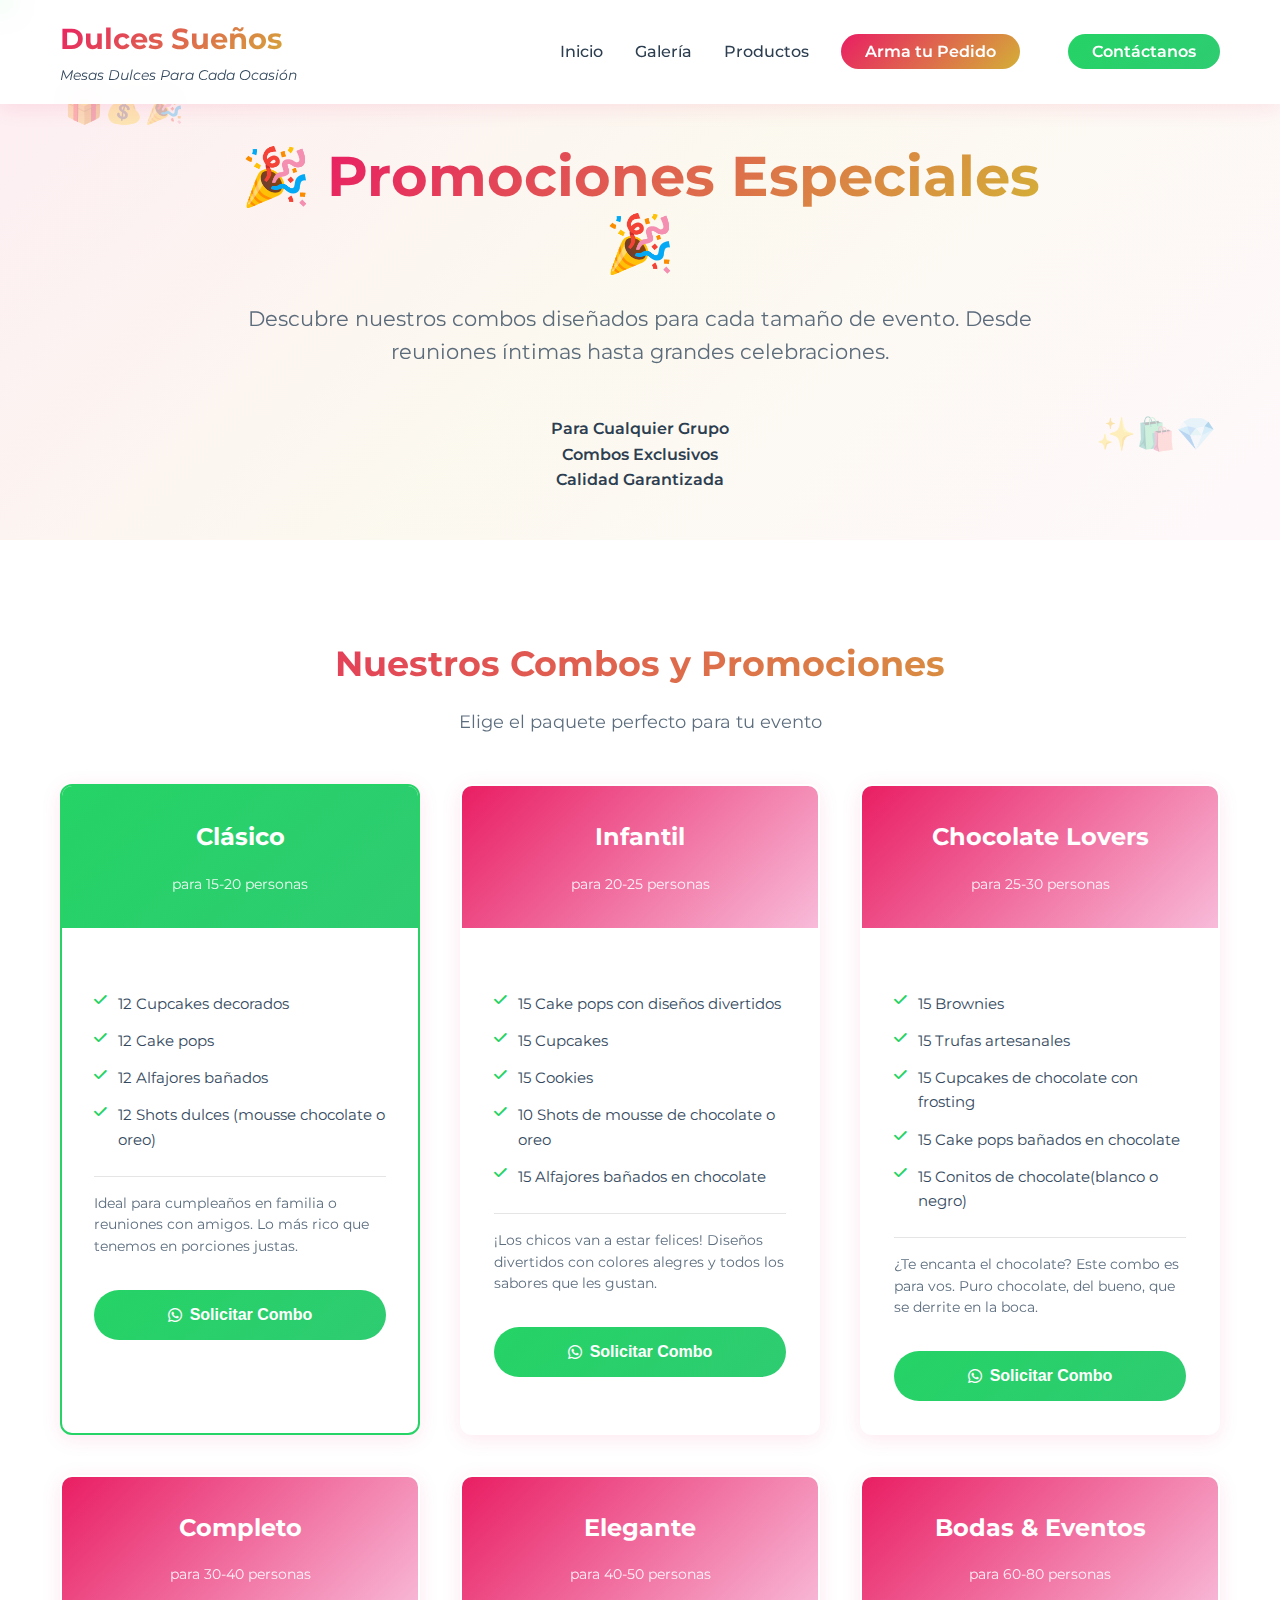
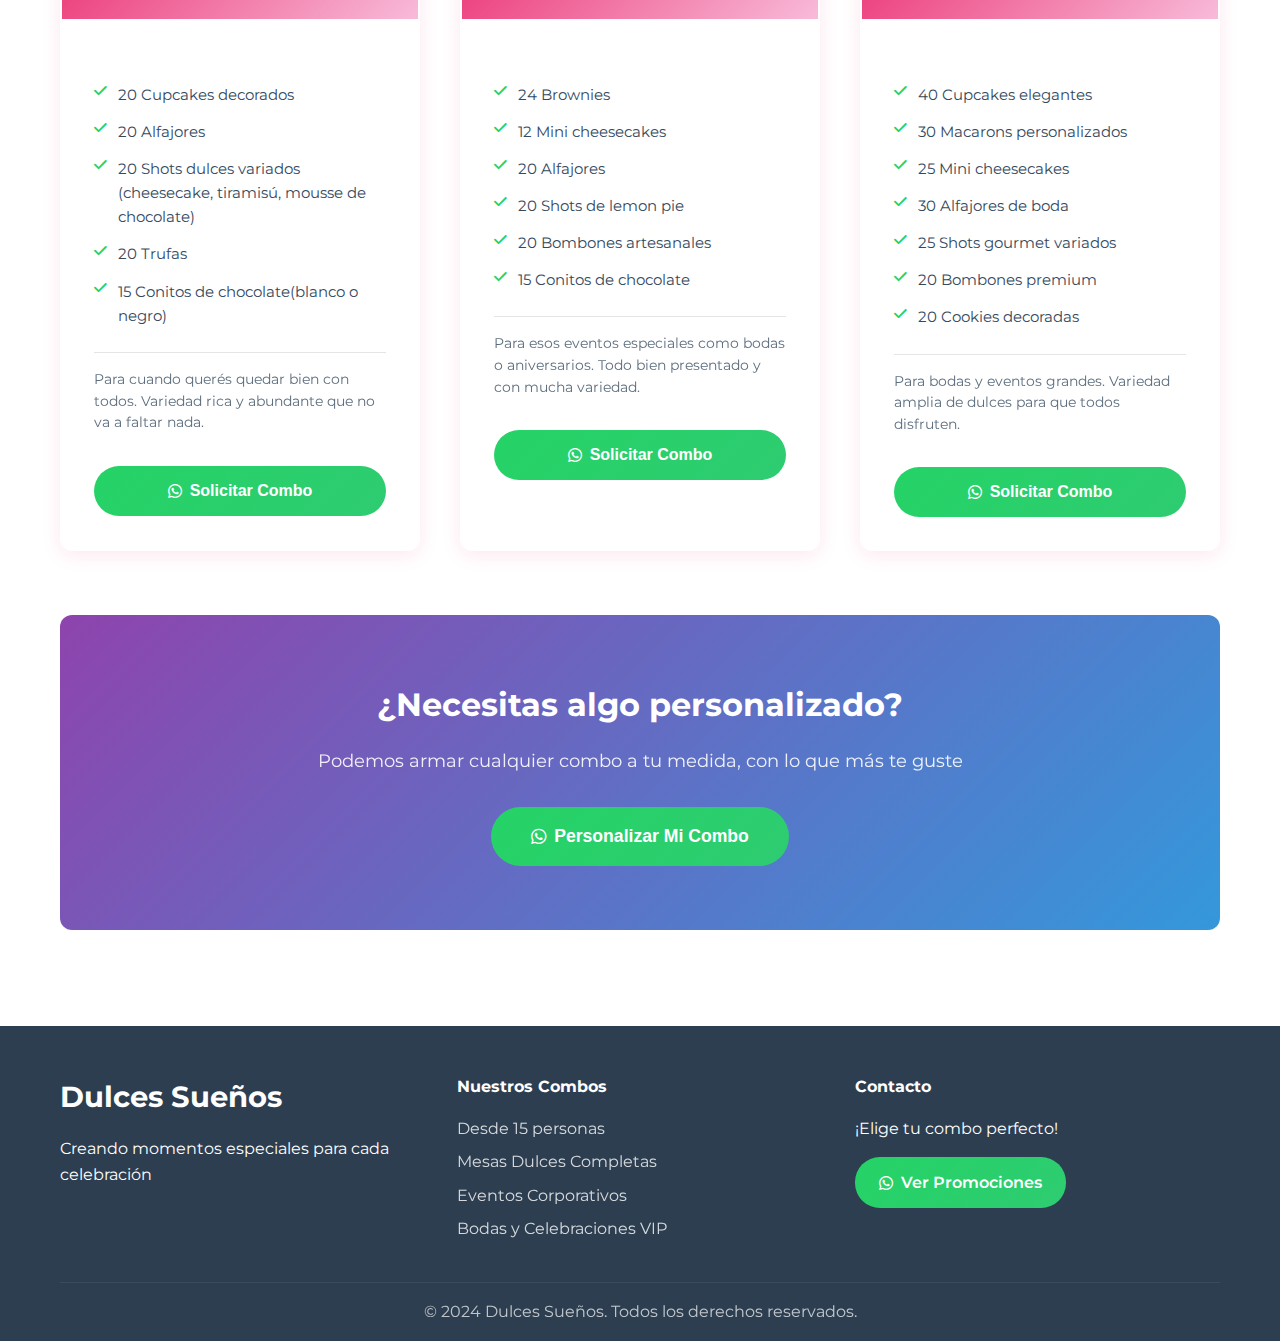
<file: promociones.html>
<!DOCTYPE html>
<html lang="es">
<head>
    <meta charset="UTF-8">
    <meta name="viewport" content="width=device-width, initial-scale=1.0">
    <title>Promociones y Combos - Dulces Sueños</title>
    <meta name="description" content="Descubre nuestras promociones especiales y combos de mesas dulces. Desde opciones económicas hasta paquetes premium para tu evento perfecto.">
    <link rel="stylesheet" href="styles.css">
    <link rel="stylesheet" href="promociones.css">
    <link href="https://fonts.googleapis.com/css2?family=Montserrat:wght@300;400;500;600;700&display=swap" rel="stylesheet">
    <link rel="stylesheet" href="https://cdnjs.cloudflare.com/ajax/libs/font-awesome/6.0.0/css/all.min.css">
</head>
<body>
    <!-- Header/Navigation -->
    <header class="header">
        <nav class="navbar">
            <div class="nav-container">
                <div class="logo">
                    <h1><a href="index.html" style="text-decoration: none; color: inherit;">Dulces Sueños</a></h1>
                    <span>Mesas Dulces Para Cada Ocasión</span>
                </div>
                <ul class="nav-menu">
                    <li><a href="index.html" class="nav-link">Inicio</a></li>
                    <li><a href="index.html#galeria" class="nav-link">Galería</a></li>
                    <li><a href="index.html#productos" class="nav-link">Productos</a></li>
                    <li><a href="promociones.html" class="nav-link promo-btn active">Arma tu Pedido</a></li>
                    <li><a href="index.html#contacto" class="nav-link contact-btn">Contáctanos</a></li>
                </ul>
                <div class="hamburger">
                    <span></span>
                    <span></span>
                    <span></span>
                </div>
            </div>
        </nav>
    </header>

    <!-- Main Content -->
    <main>
        <!-- Hero Section -->
        <section class="promo-hero">
            <div class="container">
                <div class="promo-hero-content">
                    <h1 class="promo-title">🎉 <span class="highlight">Promociones Especiales</span> 🎉</h1>
                    <p class="promo-subtitle">Descubre nuestros combos diseñados para cada tamaño de evento. Desde reuniones íntimas hasta grandes celebraciones.</p>
                    <div class="promo-features">
                        <div class="feature-item">
                            <i class="fas fa-users"></i>
                            <span>Para Cualquier Grupo</span>
                        </div>
                        <div class="feature-item">
                            <i class="fas fa-gift"></i>
                            <span>Combos Exclusivos</span>
                        </div>
                        <div class="feature-item">
                            <i class="fas fa-star"></i>
                            <span>Calidad Garantizada</span>
                        </div>
                    </div>
                </div>
            </div>
        </section>

        <!-- Promotions Grid -->
        <section class="promotions">
            <div class="container">
                <h2 class="section-title">Nuestros Combos y Promociones</h2>
                <p class="section-subtitle">Elige el paquete perfecto para tu evento</p>

                <div class="promotions-grid">
                    <!-- Combo 1 - Clásico -->
                    <div class="promo-card basic">
                        <div class="promo-header">
                            <h3>Clásico</h3>
                            <div class="promo-price">
                                <span class="period">para 15-20 personas</span>
                            </div>
                        </div>
                        <div class="promo-content">
                            <ul class="promo-features">
                                <li><i class="fas fa-check"></i>12 Cupcakes decorados</li>
                                <li><i class="fas fa-check"></i>12 Cake pops</li>
                                <li><i class="fas fa-check"></i>12 Alfajores bañados</li>
                                <li><i class="fas fa-check"></i>12 Shots dulces (mousse chocolate o oreo)</li>
                            </ul>
                            <div class="promo-description">
                                <p>Ideal para cumpleaños en familia o reuniones con amigos. Lo más rico que tenemos en porciones justas.</p>
                            </div>
                            <button class="promo-btn-select" onclick="orderCombo('Clásico', '15-20 personas', '12 Cupcakes decorados + 12 Cake pops + 12 Alfajores bañados + 12 Shots dulces')">
                                <i class="fab fa-whatsapp"></i>
                                Solicitar Combo
                            </button>
                        </div>
                    </div>

                    <!-- Combo 2 - Infantil -->
                    <div class="promo-card">
                        <div class="promo-header">
                            <h3>Infantil</h3>
                            <div class="promo-price">
                                <span class="period">para 20-25 personas</span>
                            </div>
                        </div>
                        <div class="promo-content">
                            <ul class="promo-features">
                                <li><i class="fas fa-check"></i>15 Cake pops con diseños divertidos</li>
                                <li><i class="fas fa-check"></i>15 Cupcakes</li>
                                <li><i class="fas fa-check"></i>15 Cookies</li>
                                <li><i class="fas fa-check"></i>10 Shots de mousse de chocolate o oreo</li>
                                <li><i class="fas fa-check"></i>15 Alfajores bañados en chocolate</li>
                            </ul>
                            <div class="promo-description">
                                <p>¡Los chicos van a estar felices! Diseños divertidos con colores alegres y todos los sabores que les gustan.</p>
                            </div>
                            <button class="promo-btn-select" onclick="orderCombo('Infantil', '20-25 personas', '15 Cake pops divertidos + 15 Cupcakes + 15 Cookies + 10 Shots chocolate + 15 Alfajores bañados')">
                                <i class="fab fa-whatsapp"></i>
                                Solicitar Combo
                            </button>
                        </div>
                    </div>

                    <!-- Combo 3 - Chocolate Lovers -->
                    <div class="promo-card">
                        <div class="promo-header">
                            <h3>Chocolate Lovers</h3>
                            <div class="promo-price">
                                <span class="period">para 25-30 personas</span>
                            </div>
                        </div>
                        <div class="promo-content">
                            <ul class="promo-features">
                                <li><i class="fas fa-check"></i>15 Brownies</li>
                                <li><i class="fas fa-check"></i>15 Trufas artesanales</li>
                                <li><i class="fas fa-check"></i>15 Cupcakes de chocolate con frosting</li>
                                <li><i class="fas fa-check"></i>15 Cake pops bañados en chocolate</li>
                                <li><i class="fas fa-check"></i>15 Conitos de chocolate(blanco o negro)</li>
                            </ul>
                            <div class="promo-description">
                                <p>¿Te encanta el chocolate? Este combo es para vos. Puro chocolate, del bueno, que se derrite en la boca.</p>
                            </div>
                            <button class="promo-btn-select" onclick="orderCombo('Chocolate Lovers', '25-30 personas', '15 Brownies + 15 Trufas + 15 Cupcakes chocolate + 15 Cake pops chocolate + 15 Conitos de chocolate')">
                                <i class="fab fa-whatsapp"></i>
                                Solicitar Combo
                            </button>
                        </div>
                    </div>

                    <!-- Combo 4 - Completo -->
                    <div class="promo-card">
                        <div class="promo-header">
                            <h3>Completo</h3>
                            <div class="promo-price">
                                <span class="period">para 30-40 personas</span>
                            </div>
                        </div>
                        <div class="promo-content">
                            <ul class="promo-features">
                                <li><i class="fas fa-check"></i>20 Cupcakes decorados</li>
                                <li><i class="fas fa-check"></i>20 Alfajores</li>
                                <li><i class="fas fa-check"></i>20 Shots dulces variados (cheesecake, tiramisú, mousse de chocolate)</li>
                                <li><i class="fas fa-check"></i>20 Trufas</li>

                                <li><i class="fas fa-check"></i>15 Conitos de chocolate(blanco o negro)</li>
                            </ul>
                            <div class="promo-description">
                                <p>Para cuando querés quedar bien con todos. Variedad rica y abundante que no va a faltar nada.</p>
                            </div>
                            <button class="promo-btn-select" onclick="orderCombo('Completo', '30-40 personas', '20 Cupcakes decorados + 20 Alfajores + 20 Shots variados + 20 Trufas + 15 Conitos de chocolate')">
                                <i class="fab fa-whatsapp"></i>
                                Solicitar Combo
                            </button>
                        </div>
                    </div>

                    <!-- Combo 5 - Elegante -->
                    <div class="promo-card">
                        <div class="promo-header">
                            <h3>Elegante</h3>
                            <div class="promo-price">
                                <span class="period">para 40-50 personas</span>
                            </div>
                        </div>
                        <div class="promo-content">
                            <ul class="promo-features">
                                <li><i class="fas fa-check"></i>24 Brownies</li>
                                <li><i class="fas fa-check"></i>12 Mini cheesecakes</li>
                                <li><i class="fas fa-check"></i>20 Alfajores</li>
                                <li><i class="fas fa-check"></i>20 Shots de lemon pie</li>
                                <li><i class="fas fa-check"></i>20 Bombones artesanales</li>
                                <li><i class="fas fa-check"></i>15 Conitos de chocolate</li>
                            </ul>
                            <div class="promo-description">
                                <p>Para esos eventos especiales como bodas o aniversarios. Todo bien presentado y con mucha variedad.</p>
                            </div>
                            <button class="promo-btn-select" onclick="orderCombo('Elegante', '40-50 personas', '24 Alfajores de maicena + 12 Mini cheesecakes + 20 Alfajores + 20 Shots lemon pie + 20 Bombones + 15 Conitos de chocolate')">
                                <i class="fab fa-whatsapp"></i>
                                Solicitar Combo
                            </button>
                        </div>
                    </div>

                    <!-- Combo 6 - Bodas & Eventos -->
                    <div class="promo-card">
                        <div class="promo-header">
                            <h3>Bodas & Eventos</h3>
                            <div class="promo-price">
                                <span class="period">para 60-80 personas</span>
                            </div>
                        </div>
                        <div class="promo-content">
                            <ul class="promo-features">
                                <li><i class="fas fa-check"></i>40 Cupcakes elegantes</li>
                                <li><i class="fas fa-check"></i>30 Macarons personalizados</li>
                                <li><i class="fas fa-check"></i>25 Mini cheesecakes</li>
                                <li><i class="fas fa-check"></i>30 Alfajores de boda</li>
                                <li><i class="fas fa-check"></i>25 Shots gourmet variados</li>
                                <li><i class="fas fa-check"></i>20 Bombones premium</li>
                                <li><i class="fas fa-check"></i>20 Cookies decoradas</li>
                            </ul>
                            <div class="promo-description">
                                <p>Para bodas y eventos grandes. Variedad amplia de dulces para que todos disfruten.</p>
                            </div>
                            <button class="promo-btn-select" onclick="orderCombo('Bodas & Eventos', '60-80 personas', '40 Cupcakes elegantes + 30 Macarons + 25 Mini cheesecakes + 30 Alfajores + 25 Shots variados + 20 Bombones + 20 Cookies decoradas')">
                                <i class="fab fa-whatsapp"></i>
                                Solicitar Combo
                            </button>
                        </div>
                    </div>


                </div>

                <!-- CTA Section -->
                <div class="promo-cta">
                    <h3>¿Necesitas algo personalizado?</h3>
                    <p>Podemos armar cualquier combo a tu medida, con lo que más te guste</p>
                    <button class="btn btn-primary btn-large" onclick="openWhatsApp('¡Hola! Me gustaría personalizar un combo para mi evento. ¿Podrían ayudarme?')">
                        <i class="fab fa-whatsapp"></i>
                        Personalizar Mi Combo
                    </button>
                </div>
            </div>
        </section>
    </main>

    <!-- Footer -->
    <footer class="footer">
        <div class="container">
            <div class="footer-content">
                <div class="footer-section">
                    <div class="logo">
                        <h3>Dulces Sueños</h3>
                        <p>Creando momentos especiales para cada celebración</p>
                    </div>
                </div>
                <div class="footer-section">
                    <h4>Nuestros Combos</h4>
                    <ul>
                        <li>Desde 15 personas</li>
                        <li>Mesas Dulces Completas</li>
                        <li>Eventos Corporativos</li>
                        <li>Bodas y Celebraciones VIP</li>
                    </ul>
                </div>
                <div class="footer-section">
                    <h4>Contacto</h4>
                    <p>¡Elige tu combo perfecto!</p>
                    <a href="#" class="footer-whatsapp whatsapp-btn" onclick="openWhatsApp('Hola! Me gustaría conocer más sobre sus combos y promociones')">
                        <i class="fab fa-whatsapp"></i>
                        Ver Promociones
                    </a>
                </div>
            </div>
            <div class="footer-bottom">
                <p>&copy; 2024 Dulces Sueños. Todos los derechos reservados.</p>
            </div>
        </div>
    </footer>

    <script src="script.js"></script>
    <script>
        // Función específica para ordenar combos
        function orderCombo(nombre, personas, descripcion) {
            const mensaje = `¡Hola! Me interesa el combo "${nombre}" para ${personas}.

Incluye:
${descripcion}

¿Podrían darme más información sobre precios y disponibilidad?`;
            
            openWhatsApp(mensaje);
        }
    </script>
</body>
</html>
</file>
<file: promociones.css>
/* Estilos específicos para la página de promociones */

/* Hero Section */
.promo-hero {
    min-height: 60vh;
    display: flex;
    align-items: center;
    background: linear-gradient(135deg, rgba(233, 30, 99, 0.08), rgba(212, 175, 55, 0.08), rgba(248, 187, 217, 0.1));
    padding-top: 120px;
    position: relative;
}

.promo-hero::before {
    content: '🎁💰🎉';
    position: absolute;
    top: 15%;
    left: 5%;
    font-size: 2rem;
    opacity: 0.3;
    animation: float 3s ease-in-out infinite;
}

.promo-hero::after {
    content: '✨🛍️💎';
    position: absolute;
    bottom: 15%;
    right: 5%;
    font-size: 2rem;
    opacity: 0.3;
    animation: float 3s ease-in-out infinite reverse;
}

.promo-hero-content {
    text-align: center;
    max-width: 800px;
    margin: 0 auto;
}

.promo-title {
    font-size: 3.5rem;
    line-height: 1.2;
    margin-bottom: 1.5rem;
    animation: fadeInUp 1s ease-out;
}

.promo-subtitle {
    font-size: 1.3rem;
    margin-bottom: 3rem;
    opacity: 0.8;
    animation: fadeInUp 1s ease-out 0.2s both;
}

.promo-features {
    margin-top: 2rem;
    animation: fadeInUp 1s ease-out 0.4s both;
}

.feature-item {
    display: flex;
    flex-direction: column;
    align-items: center;
    gap: 0.5rem;
}

.feature-item i {
    font-size: 2rem;
    color: var(--primary-color);
}

.feature-item span {
    font-weight: 600;
    color: var(--dark-color);
}

/* Promotions Section */
.promotions {
    padding: 6rem 0;
}

.promotions-grid {
    display: grid;
    grid-template-columns: repeat(auto-fit, minmax(350px, 1fr));
    gap: 2.5rem;
    margin-bottom: 4rem;
}

/* Promo Cards */
.promo-card {
    background: white;
    border-radius: var(--border-radius);
    box-shadow: var(--shadow-light);
    transition: var(--transition);
    position: relative;
    overflow: hidden;
    border: 2px solid transparent;
}

.promo-card:hover {
    transform: translateY(-10px);
    box-shadow: var(--shadow-heavy);
    border-color: var(--primary-color);
}

.promo-card.basic {
    border-color: var(--success-color);
}

.promo-card.premium {
    border-color: var(--purple-color);
    background: linear-gradient(135deg, rgba(142, 68, 173, 0.03), rgba(233, 30, 99, 0.03));
}

.promo-card.vip {
    border-color: var(--accent-color);
    background: linear-gradient(135deg, rgba(212, 175, 55, 0.05), rgba(233, 30, 99, 0.05));
}

/* Badges */
.promo-badge {
    position: absolute;
    top: 20px;
    right: 20px;
    background: var(--success-color);
    color: white;
    padding: 0.3rem 1rem;
    border-radius: 20px;
    font-size: 0.8rem;
    font-weight: 600;
    z-index: 10;
}

.premium-badge {
    background: var(--purple-color);
}

.vip-badge {
    background: var(--accent-color);
}

/* Promo Header */
.promo-header {
    background: linear-gradient(135deg, var(--primary-color), var(--secondary-color));
    color: white;
    padding: 2rem;
    text-align: center;
}

.promo-card.basic .promo-header {
    background: linear-gradient(135deg, var(--success-color), var(--green-color));
}

.promo-card.premium .promo-header {
    background: linear-gradient(135deg, var(--purple-color), var(--blue-color));
}

.promo-card.vip .promo-header {
    background: linear-gradient(135deg, var(--accent-color), var(--primary-color));
}

.promo-header h3 {
    color: white;
    margin-bottom: 1rem;
    font-size: 1.5rem;
}

.promo-price {
    display: flex;
    align-items: baseline;
    justify-content: center;
    gap: 0.2rem;
}

.currency {
    font-size: 1.2rem;
    font-weight: 600;
}

.amount {
    font-size: 3rem;
    font-weight: 700;
    line-height: 1;
}

.period {
    font-size: 0.9rem;
    opacity: 0.9;
}

/* Promo Content */
.promo-content {
    padding: 2rem;
}

.promo-features {
    list-style: none;
    margin-bottom: 1.5rem;
}

.promo-features li {
    display: block;
    margin-bottom: 0.8rem;
    font-size: 0.95rem;
    padding-left: 1.5rem;
    position: relative;
}

.promo-features i {
    color: var(--success-color);
    font-size: 0.9rem;
    position: absolute;
    left: 0;
    top: 0.1rem;
}

.promo-description {
    margin-bottom: 2rem;
    padding-top: 1rem;
    border-top: 1px solid rgba(0, 0, 0, 0.1);
}

.promo-description p {
    font-size: 0.9rem;
    opacity: 0.8;
    line-height: 1.5;
}

/* Promo Button */
.promo-btn-select {
    width: 100%;
    background: var(--gradient-success);
    color: white;
    border: none;
    padding: 1rem 1.5rem;
    border-radius: 50px;
    font-weight: 600;
    font-size: 1rem;
    cursor: pointer;
    transition: var(--transition);
    display: flex;
    align-items: center;
    justify-content: center;
    gap: 0.5rem;
}

.promo-btn-select:hover {
    transform: translateY(-2px);
    box-shadow: 0 8px 25px rgba(37, 211, 102, 0.3);
}

.promo-card.basic .promo-btn-select {
    background: var(--gradient-success);
}

.promo-card.premium .promo-btn-select {
    background: linear-gradient(135deg, var(--purple-color), var(--blue-color));
}

.promo-card.vip .promo-btn-select {
    background: linear-gradient(135deg, var(--accent-color), var(--primary-color));
}

/* CTA Section */
.promo-cta {
    text-align: center;
    padding: 4rem 2rem;
    background: var(--gradient-secondary);
    border-radius: var(--border-radius);
    color: white;
    margin-top: 4rem;
}

.promo-cta h3 {
    color: white;
    margin-bottom: 1rem;
    font-size: 2rem;
}

.promo-cta p {
    margin-bottom: 2rem;
    opacity: 0.9;
    font-size: 1.1rem;
}

/* Active state for navigation */
.nav-link.active {
    background: var(--gradient-primary) !important;
    color: white !important;
}

/* Responsive Design */
@media (max-width: 1024px) {
    .promotions-grid {
        grid-template-columns: repeat(auto-fit, minmax(300px, 1fr));
        gap: 2rem;
    }
    
    .promo-title {
        font-size: 3rem;
    }
    
    .promo-features {
        flex-direction: column;
        gap: 2rem;
    }
}

@media (max-width: 768px) {
    .promo-hero {
        min-height: 50vh;
        padding-top: 100px;
    }
    
    .promo-title {
        font-size: 2.5rem;
    }
    
    .promo-subtitle {
        font-size: 1.1rem;
    }
    
    .promo-features {
        flex-direction: column;
        gap: 1.5rem;
    }
    
    .promotions-grid {
        grid-template-columns: 1fr;
        gap: 1.5rem;
    }
    
    .promo-content {
        padding: 1.5rem;
    }
    
    .promo-header {
        padding: 1.5rem;
    }
    
    .amount {
        font-size: 2.5rem;
    }
}

@media (max-width: 480px) {
    .promo-hero {
        padding-top: 80px;
    }
    
    .promo-title {
        font-size: 2rem;
    }
    
    .promo-subtitle {
        font-size: 1rem;
    }
    
    .promo-content {
        padding: 1rem;
    }
    
    .promo-header {
        padding: 1rem;
    }
    
    .amount {
        font-size: 2rem;
    }
    
    .promo-cta {
        padding: 3rem 1rem;
    }
    
    .promo-cta h3 {
        font-size: 1.5rem;
    }
}

/* Animations */
@keyframes fadeInUp {
    from {
        opacity: 0;
        transform: translateY(30px);
    }
    to {
        opacity: 1;
        transform: translateY(0);
    }
}

@keyframes float {
    0%, 100% {
        transform: translateY(0px);
    }
    50% {
        transform: translateY(-10px);
    }
}

/* Scroll animations */
.promo-card {
    animation: fadeInUp 0.6s ease-out;
}

.promo-card:nth-child(1) { animation-delay: 0.1s; }
.promo-card:nth-child(2) { animation-delay: 0.2s; }
.promo-card:nth-child(3) { animation-delay: 0.3s; }
.promo-card:nth-child(4) { animation-delay: 0.4s; }
.promo-card:nth-child(5) { animation-delay: 0.5s; }
.promo-card:nth-child(6) { animation-delay: 0.6s; }
.promo-card:nth-child(7) { animation-delay: 0.7s; }
.promo-card:nth-child(8) { animation-delay: 0.8s; }
.promo-card:nth-child(9) { animation-delay: 0.9s; }

/* Print styles */
@media print {
    .promo-hero::before,
    .promo-hero::after {
        display: none;
    }
    
    .promo-btn-select {
        display: none;
    }
}
</file>
<file: styles.css>
/* Reset y Variables */
* {
    margin: 0;
    padding: 0;
    box-sizing: border-box;
}

:root {
    --primary-color: #e91e63;
    --secondary-color: #f8bbd9;
    --accent-color: #d4af37;
    --purple-color: #8e44ad;
    --blue-color: #3498db;
    --green-color: #2ecc71;
    --dark-color: #2c3e50;
    --light-color: #ffffff;
    --text-color: #34495e;
    --success-color: #25d366;
    --gradient-primary: linear-gradient(135deg, #e91e63, #d4af37);
    --gradient-secondary: linear-gradient(135deg, #8e44ad, #3498db);
    --gradient-success: linear-gradient(135deg, #25d366, #2ecc71);
    --gradient-elegant: linear-gradient(135deg, #e91e63, #f8bbd9, #d4af37);
    --shadow-light: 0 4px 20px rgba(233, 30, 99, 0.1);
    --shadow-medium: 0 8px 30px rgba(233, 30, 99, 0.15);
    --shadow-heavy: 0 15px 40px rgba(233, 30, 99, 0.2);
    --transition: all 0.3s cubic-bezier(0.4, 0, 0.2, 1);
    --border-radius: 12px;
    --font-primary: 'Montserrat', sans-serif;
    --font-secondary: 'Montserrat', sans-serif;
}

/* Base Styles */
html {
    scroll-behavior: smooth;
}

body {
    font-family: 'Montserrat', sans-serif;
    line-height: 1.6;
    color: var(--text-color);
    overflow-x: hidden;
}

.container {
    max-width: 1200px;
    margin: 0 auto;
    padding: 0 20px;
}

/* Typography */
h1, h2, h3, h4 {
    font-family: 'Montserrat', sans-serif;
    color: var(--dark-color);
    font-weight: 700;
}

h1 {
    font-size: 2.5rem;
}

h2 {
    font-size: 2.2rem;
}

h3 {
    font-size: 1.8rem;
}

.section-title {
    text-align: center;
    margin-bottom: 1rem;
    background: var(--gradient-primary);
    -webkit-background-clip: text;
    -webkit-text-fill-color: transparent;
    background-clip: text;
}

.section-subtitle {
    text-align: center;
    margin-bottom: 3rem;
    font-size: 1.1rem;
    opacity: 0.8;
}

/* Header */
.header {
    position: fixed;
    top: 0;
    width: 100%;
    background: rgba(255, 255, 255, 0.95);
    backdrop-filter: blur(10px);
    z-index: 1000;
    box-shadow: var(--shadow-light);
    transition: var(--transition);
}

.navbar {
    padding: 1rem 0;
}

.nav-container {
    display: flex;
    justify-content: space-between;
    align-items: center;
    max-width: 1200px;
    margin: 0 auto;
    padding: 0 20px;
}

.logo h1 {
    background: var(--gradient-primary);
    -webkit-background-clip: text;
    -webkit-text-fill-color: transparent;
    background-clip: text;
    font-size: 1.8rem;
    margin-bottom: 0;
}

.logo span {
    font-size: 0.9rem;
    color: var(--text-color);
    font-style: italic;
}

.nav-menu {
    display: flex;
    list-style: none;
    gap: 2rem;
    align-items: center;
}

.nav-link {
    text-decoration: none;
    color: var(--dark-color);
    font-weight: 500;
    transition: var(--transition);
    position: relative;
}

.nav-link:hover {
    color: var(--primary-color);
}

.nav-link::after {
    content: '';
    position: absolute;
    bottom: -5px;
    left: 0;
    width: 0;
    height: 2px;
    background: var(--gradient-primary);
    transition: var(--transition);
}

.nav-link:hover::after {
    width: 100%;
}

.promo-btn {
    background: var(--gradient-primary);
    color: white !important;
    padding: 0.5rem 1.5rem;
    border-radius: 25px;
    font-weight: 600;
    margin-right: 1rem;
}

.promo-btn:hover {
    transform: translateY(-2px);
    box-shadow: var(--shadow-medium);
}

.contact-btn {
    background: var(--gradient-success);
    color: white !important;
    padding: 0.5rem 1.5rem;
    border-radius: 25px;
    font-weight: 600;
}

.contact-btn:hover {
    transform: translateY(-2px);
    box-shadow: var(--shadow-medium);
}

.hamburger {
    display: none;
    flex-direction: column;
    cursor: pointer;
}

.hamburger span {
    width: 25px;
    height: 3px;
    background: var(--dark-color);
    margin: 3px 0;
    transition: var(--transition);
}

/* Hero Section */
.hero {
    min-height: 100vh;
    display: flex;
    align-items: center;
    background: linear-gradient(135deg, rgba(233, 30, 99, 0.05), rgba(212, 175, 55, 0.05), rgba(248, 187, 217, 0.08));
    padding-top: 100px;
    position: relative;
}

.hero::before {
    content: '✨🌟✨';
    position: absolute;
    top: 10%;
    left: 5%;
    font-size: 1.8rem;
    opacity: 0.2;
    animation: float 3s ease-in-out infinite;
}

.hero::after {
    content: '💫⭐💫';
    position: absolute;
    bottom: 10%;
    right: 5%;
    font-size: 1.8rem;
    opacity: 0.2;
    animation: float 3s ease-in-out infinite reverse;
}

.hero-content {
    display: grid;
    grid-template-columns: 1fr 1fr;
    gap: 4rem;
    align-items: center;
    max-width: 1200px;
    margin: 0 auto;
    padding: 0 20px;
}

.hero-title {
    font-size: 3.5rem;
    line-height: 1.2;
    margin-bottom: 1.5rem;
    animation: fadeInUp 1s ease-out;
}

.highlight {
    background: var(--gradient-primary);
    -webkit-background-clip: text;
    -webkit-text-fill-color: transparent;
    background-clip: text;
}

.hero-description {
    font-size: 1.2rem;
    margin-bottom: 2rem;
    opacity: 0.8;
    animation: fadeInUp 1s ease-out 0.2s both;
}

.hero-buttons {
    display: flex;
    gap: 1rem;
    animation: fadeInUp 1s ease-out 0.4s both;
}

.hero-image {
    position: relative;
    animation: fadeInRight 1s ease-out 0.6s both;
}

.hero-image img {
    width: 100%;
    height: 500px;
    object-fit: cover;
    border-radius: var(--border-radius);
    box-shadow: var(--shadow-heavy);
    transform: rotate(2deg);
    transition: var(--transition);
}

.hero-image:hover img {
    transform: rotate(0deg) scale(1.05);
}

/* Buttons */
.btn {
    display: inline-flex;
    align-items: center;
    gap: 0.5rem;
    padding: 1rem 2rem;
    border: none;
    border-radius: 50px;
    text-decoration: none;
    font-weight: 600;
    font-size: 1rem;
    cursor: pointer;
    transition: var(--transition);
    position: relative;
    overflow: hidden;
}

.btn-primary {
    background: var(--gradient-success);
    color: white;
}

.btn-secondary {
    background: transparent;
    color: var(--dark-color);
    border: 2px solid var(--primary-color);
}

.btn:hover {
    transform: translateY(-3px);
    box-shadow: var(--shadow-medium);
}

.btn-large {
    padding: 1.2rem 2.5rem;
    font-size: 1.1rem;
}

/* Services Section */
.services {
    padding: 6rem 0;
    background: linear-gradient(135deg, rgba(233, 30, 99, 0.03), rgba(212, 175, 55, 0.03), rgba(142, 68, 173, 0.03));
    position: relative;
}

.services::before {
    content: '✨💎✨';
    position: absolute;
    top: 2rem;
    right: 3rem;
    font-size: 1.3rem;
    opacity: 0.3;
    animation: sparkle 2s ease-in-out infinite;
}

.services-grid {
    display: grid;
    grid-template-columns: repeat(auto-fit, minmax(300px, 1fr));
    gap: 2rem;
    margin-top: 3rem;
}

.service-card {
    background: white;
    padding: 3rem 2rem;
    border-radius: var(--border-radius);
    text-align: center;
    box-shadow: var(--shadow-light);
    transition: var(--transition);
    position: relative;
    overflow: hidden;
}

.service-card::before {
    content: '';
    position: absolute;
    top: 0;
    left: -100%;
    width: 100%;
    height: 4px;
    background: var(--gradient-primary);
    transition: var(--transition);
}

.service-card:hover::before {
    left: 0;
}

.service-card:hover {
    transform: translateY(-10px);
    box-shadow: var(--shadow-heavy);
}

.service-icon {
    width: 80px;
    height: 80px;
    background: var(--gradient-primary);
    border-radius: 50%;
    display: flex;
    align-items: center;
    justify-content: center;
    margin: 0 auto 1.5rem;
    font-size: 2rem;
    color: white;
}

.service-card h3 {
    margin-bottom: 1rem;
    color: var(--dark-color);
}

.service-card p {
    margin-bottom: 2rem;
    opacity: 0.8;
}

.service-btn {
    background: var(--gradient-success);
    color: white;
    padding: 0.8rem 2rem;
    border-radius: 25px;
    text-decoration: none;
    font-weight: 600;
    transition: var(--transition);
}

.service-btn:hover {
    transform: translateY(-2px);
    box-shadow: 0 5px 15px rgba(37, 211, 102, 0.4);
}

/* Products Section */
.products {
    padding: 6rem 0;
}

/* Estilos de filtros removidos por solicitud del usuario */

.products-grid {
    display: grid;
    grid-template-columns: repeat(auto-fit, minmax(350px, 1fr));
    gap: 2rem;
    margin-bottom: 4rem;
}

.product-card {
    background: white;
    border-radius: var(--border-radius);
    overflow: hidden;
    box-shadow: var(--shadow-light);
    transition: var(--transition);
    position: relative;
}

.product-card:hover {
    transform: translateY(-5px);
    box-shadow: var(--shadow-heavy);
}

.product-image {
    position: relative;
    height: 300px;
    overflow: hidden;
}

.product-image img {
    width: 100%;
    height: 100%;
    object-fit: cover;
    transition: var(--transition);
}

.product-card:hover .product-image img {
    transform: scale(1.1);
}

.product-overlay {
    position: absolute;
    top: 0;
    left: 0;
    right: 0;
    bottom: 0;
    background: rgba(0, 0, 0, 0.8);
    display: flex;
    align-items: center;
    justify-content: center;
    opacity: 0;
    transition: var(--transition);
}

.product-card:hover .product-overlay {
    opacity: 1;
}

.btn-whatsapp {
    padding: 0.8rem 1.5rem;
    border: none;
    border-radius: 25px;
    cursor: pointer;
    font-weight: 600;
    transition: var(--transition);
    text-decoration: none;
    display: inline-flex;
    align-items: center;
    gap: 0.5rem;
    background: var(--gradient-success);
    color: white;
}

.product-info {
    padding: 1.5rem;
}

.product-info h3 {
    margin-bottom: 0.5rem;
    color: var(--dark-color);
}

.product-info p {
    opacity: 0.8;
}

.cta-section {
    text-align: center;
    padding: 4rem 2rem;
    background: var(--gradient-secondary);
    border-radius: var(--border-radius);
    color: white;
    margin-top: 4rem;
}

.cta-section h3 {
    color: white;
    margin-bottom: 1rem;
}

.cta-section p {
    margin-bottom: 2rem;
    opacity: 0.9;
}

/* Contact Section */
.contact {
    padding: 6rem 0;
    background: linear-gradient(135deg, rgba(233, 30, 99, 0.05), rgba(212, 175, 55, 0.05), rgba(142, 68, 173, 0.05));
    position: relative;
}

.contact::before {
    content: '💐🎀💐';
    position: absolute;
    top: 3rem;
    left: 3rem;
    font-size: 1.5rem;
    opacity: 0.3;
    animation: bounce 2s ease-in-out infinite;
}

.contact-content {
    display: grid;
    grid-template-columns: 1fr 1fr;
    gap: 4rem;
    align-items: center;
}

.contact-info h2 {
    margin-bottom: 1.5rem;
}

.contact-info p {
    font-size: 1.1rem;
    margin-bottom: 2rem;
    opacity: 0.8;
}

.contact-features {
    display: flex;
    flex-direction: column;
    gap: 1.5rem;
}

.feature {
    display: flex;
    align-items: center;
    gap: 1rem;
}

.feature i {
    width: 50px;
    height: 50px;
    background: var(--gradient-primary);
    border-radius: 50%;
    display: flex;
    align-items: center;
    justify-content: center;
    color: white;
    font-size: 1.2rem;
}

.feature h4 {
    margin-bottom: 0.5rem;
    color: var(--dark-color);
}

.feature p {
    opacity: 0.7;
    margin: 0;
}

.contact-card {
    background: white;
    padding: 3rem;
    border-radius: var(--border-radius);
    box-shadow: var(--shadow-medium);
    text-align: center;
}

.contact-card h3 {
    margin-bottom: 1rem;
    color: var(--dark-color);
}

.contact-card p {
    margin-bottom: 2rem;
    opacity: 0.8;
}

/* Footer */
.footer {
    background: var(--dark-color);
    color: white;
    padding: 3rem 0 1rem;
}

.footer-content {
    display: grid;
    grid-template-columns: repeat(auto-fit, minmax(250px, 1fr));
    gap: 2rem;
    margin-bottom: 2rem;
}

.footer-section h3,
.footer-section h4 {
    color: white;
    margin-bottom: 1rem;
}

.footer-section ul {
    list-style: none;
}

.footer-section ul li {
    margin-bottom: 0.5rem;
    opacity: 0.8;
}

.footer-whatsapp {
    display: inline-flex;
    align-items: center;
    gap: 0.5rem;
    background: var(--gradient-success);
    color: white;
    padding: 0.8rem 1.5rem;
    border-radius: 25px;
    text-decoration: none;
    font-weight: 600;
    transition: var(--transition);
    margin-top: 1rem;
}

.footer-whatsapp:hover {
    transform: translateY(-2px);
    box-shadow: 0 5px 15px rgba(37, 211, 102, 0.4);
}

.footer-bottom {
    border-top: 1px solid rgba(255, 255, 255, 0.1);
    padding-top: 1rem;
    text-align: center;
    opacity: 0.7;
}

/* WhatsApp Floating Button */
.whatsapp-float {
    position: fixed;
    bottom: 20px;
    right: 20px;
    z-index: 1000;
}

.whatsapp-float a {
    display: flex;
    align-items: center;
    justify-content: center;
    width: 60px;
    height: 60px;
    background: var(--gradient-success);
    border-radius: 50%;
    color: white;
    font-size: 1.8rem;
    text-decoration: none;
    box-shadow: var(--shadow-heavy);
    transition: var(--transition);
    animation: pulse 2s infinite;
    position: relative;
}

.whatsapp-float a:hover {
    transform: scale(1.1);
    animation: none;
}

.tooltip {
    position: absolute;
    bottom: 70px;
    right: 0;
    background: var(--dark-color);
    color: white;
    padding: 0.5rem 1rem;
    border-radius: 8px;
    font-size: 0.9rem;
    white-space: nowrap;
    opacity: 0;
    transform: translateY(10px);
    transition: var(--transition);
    pointer-events: none;
}

.whatsapp-float a:hover .tooltip {
    opacity: 1;
    transform: translateY(0);
}

/* Estilos de modal removidos por solicitud del usuario */

/* Animations */
@keyframes fadeInUp {
    from {
        opacity: 0;
        transform: translateY(30px);
    }
    to {
        opacity: 1;
        transform: translateY(0);
    }
}

@keyframes fadeInRight {
    from {
        opacity: 0;
        transform: translateX(30px);
    }
    to {
        opacity: 1;
        transform: translateX(0);
    }
}

@keyframes pulse {
    0% {
        box-shadow: 0 0 0 0 rgba(37, 211, 102, 0.7);
    }
    70% {
        box-shadow: 0 0 0 20px rgba(37, 211, 102, 0);
    }
    100% {
        box-shadow: 0 0 0 0 rgba(37, 211, 102, 0);
    }
}

/* Animación de modal removida */

@keyframes float {
    0%, 100% {
        transform: translateY(0px);
    }
    50% {
        transform: translateY(-10px);
    }
}

@keyframes sparkle {
    0%, 100% {
        transform: scale(1) rotate(0deg);
        opacity: 0.4;
    }
    50% {
        transform: scale(1.2) rotate(180deg);
        opacity: 0.8;
    }
}

@keyframes bounce {
    0%, 100% {
        transform: translateY(0px);
    }
    25% {
        transform: translateY(-5px);
    }
    50% {
        transform: translateY(-10px);
    }
    75% {
        transform: translateY(-5px);
    }
}

/* Responsive Design */
@media (max-width: 1024px) {
    .hero-content,
    .contact-content {
        grid-template-columns: 1fr;
        gap: 3rem;
        text-align: center;
    }
    
    .hero-title {
        font-size: 3rem;
    }
    
    .products-grid {
        grid-template-columns: repeat(auto-fit, minmax(300px, 1fr));
    }
}

@media (max-width: 768px) {
    .nav-menu {
        position: fixed;
        left: -100%;
        top: 70px;
        flex-direction: column;
        background-color: white;
        width: 100%;
        text-align: center;
        transition: var(--transition);
        box-shadow: var(--shadow-medium);
        padding: 2rem 0;
    }
    
    .nav-menu.active {
        left: 0;
    }
    
    .hamburger {
        display: flex;
    }
    
    .hero-title {
        font-size: 2.5rem;
    }
    
    .hero-buttons {
        flex-direction: column;
        align-items: center;
    }
    
    .services-grid,
    .products-grid {
        grid-template-columns: 1fr;
    }
    
    /* Carousel responsive */
    .carousel-container {
        height: 250px;
    }
    
    .carousel-slide {
        min-width: 250px;
    }
    
    .carousel-track {
        width: calc(250px * 42);
    }
    
    @keyframes scroll {
        0% {
            transform: translateX(0);
        }
        100% {
            transform: translateX(calc(-250px * 21 - 20px * 21));
        }
    }
    
    .whatsapp-float {
        bottom: 15px;
        right: 15px;
    }
    
    .whatsapp-float a {
        width: 50px;
        height: 50px;
        font-size: 1.5rem;
    }
    
    .contact-features {
        grid-template-columns: 1fr;
    }
    
    .footer-content {
        grid-template-columns: 1fr;
        text-align: center;
    }
}

@media (max-width: 480px) {
    .container {
        padding: 0 15px;
    }
    
    .hero-title {
        font-size: 2rem;
    }
    
    .hero-description {
        font-size: 1rem;
    }
    
    .btn {
        padding: 0.8rem 1.5rem;
        font-size: 0.9rem;
    }
    
    /* Carousel mobile */
    .carousel-container {
        height: 200px;
    }
    
    .carousel-slide {
        min-width: 200px;
    }
    
    .carousel-track {
        width: calc(200px * 42);
    }
    
    .gallery-title {
        font-size: 1.5rem;
    }
    
    .modal-content {
        margin: 10% auto;
        padding: 1.5rem;
        width: 95%;
    }
    
    .close {
        font-size: 30px;
        top: -35px;
    }
    
    .service-card,
    .contact-card {
        padding: 2rem 1.5rem;
    }
}

/* Gallery Carousel */
.gallery-section {
    margin: 4rem 0;
    text-align: center;
}

.gallery-title {
    margin-bottom: 2rem;
    color: var(--dark-color);
    font-size: 1.8rem;
}

.carousel-container {
    position: relative;
    width: 100%;
    height: 300px;
    overflow: hidden;
    border-radius: var(--border-radius);
    box-shadow: var(--shadow-medium);
    background: linear-gradient(135deg, rgba(233, 30, 99, 0.05), rgba(212, 175, 55, 0.05));
}

.carousel-track {
    display: flex;
    width: calc(300px * 42); /* 21 imágenes * 2 (duplicadas) * 300px */
    height: 100%;
    animation: scroll 60s linear infinite;
}

.carousel-slide {
    min-width: 300px;
    height: 100%;
    margin-right: 20px;
    position: relative;
    overflow: hidden;
    border-radius: 8px;
    cursor: pointer;
    transition: var(--transition);
}

.carousel-slide:hover {
    transform: scale(1.05);
    box-shadow: var(--shadow-heavy);
}

.carousel-slide img {
    width: 100%;
    height: 100%;
    object-fit: cover;
    transition: var(--transition);
}

.carousel-slide:hover img {
    filter: brightness(1.1);
}

/* Modal para ampliar imágenes */
.modal {
    display: none;
    position: fixed;
    z-index: 2000;
    left: 0;
    top: 0;
    width: 100%;
    height: 100%;
    background-color: rgba(0, 0, 0, 0.9);
    animation: fadeIn 0.3s ease-out;
}

.modal-content {
    position: relative;
    margin: 5% auto;
    width: 90%;
    max-width: 800px;
    text-align: center;
}

.modal-content img {
    width: 100%;
    height: auto;
    max-height: 80vh;
    object-fit: contain;
    border-radius: var(--border-radius);
    box-shadow: var(--shadow-heavy);
}

.close {
    position: absolute;
    top: -40px;
    right: 0;
    color: white;
    font-size: 35px;
    font-weight: bold;
    cursor: pointer;
    transition: var(--transition);
}

.close:hover {
    color: var(--primary-color);
    transform: scale(1.2);
}

.modal-caption {
    color: white;
    text-align: center;
    padding: 1rem 0;
    font-size: 1.1rem;
    font-weight: 500;
}

/* Animación del carrusel */
@keyframes scroll {
    0% {
        transform: translateX(0);
    }
    100% {
        transform: translateX(calc(-300px * 21 - 20px * 21)); /* Mover exactamente la mitad */
    }
}

@keyframes fadeIn {
    from {
        opacity: 0;
    }
    to {
        opacity: 1;
    }
}

/* Utility Classes */
.hidden {
    display: none !important;
}

.fade-in {
    animation: fadeInUp 0.6s ease-out;
}

/* WhatsApp Button Hover Effects */
.whatsapp-btn:hover {
    background: linear-gradient(135deg, #20b954, #25d366) !important;
    transform: translateY(-2px);
    box-shadow: 0 8px 25px rgba(37, 211, 102, 0.3);
}

/* Smooth scrolling enhancement */
html {
    scroll-behavior: smooth;
}

/* Focus states for accessibility */
.btn:focus,
.nav-link:focus,
.filter-btn:focus {
    outline: 2px solid var(--primary-color);
    outline-offset: 2px;
}

/* Print styles */
@media print {
    .whatsapp-float,
    .header {
        display: none !important;
    }
}
</file>
